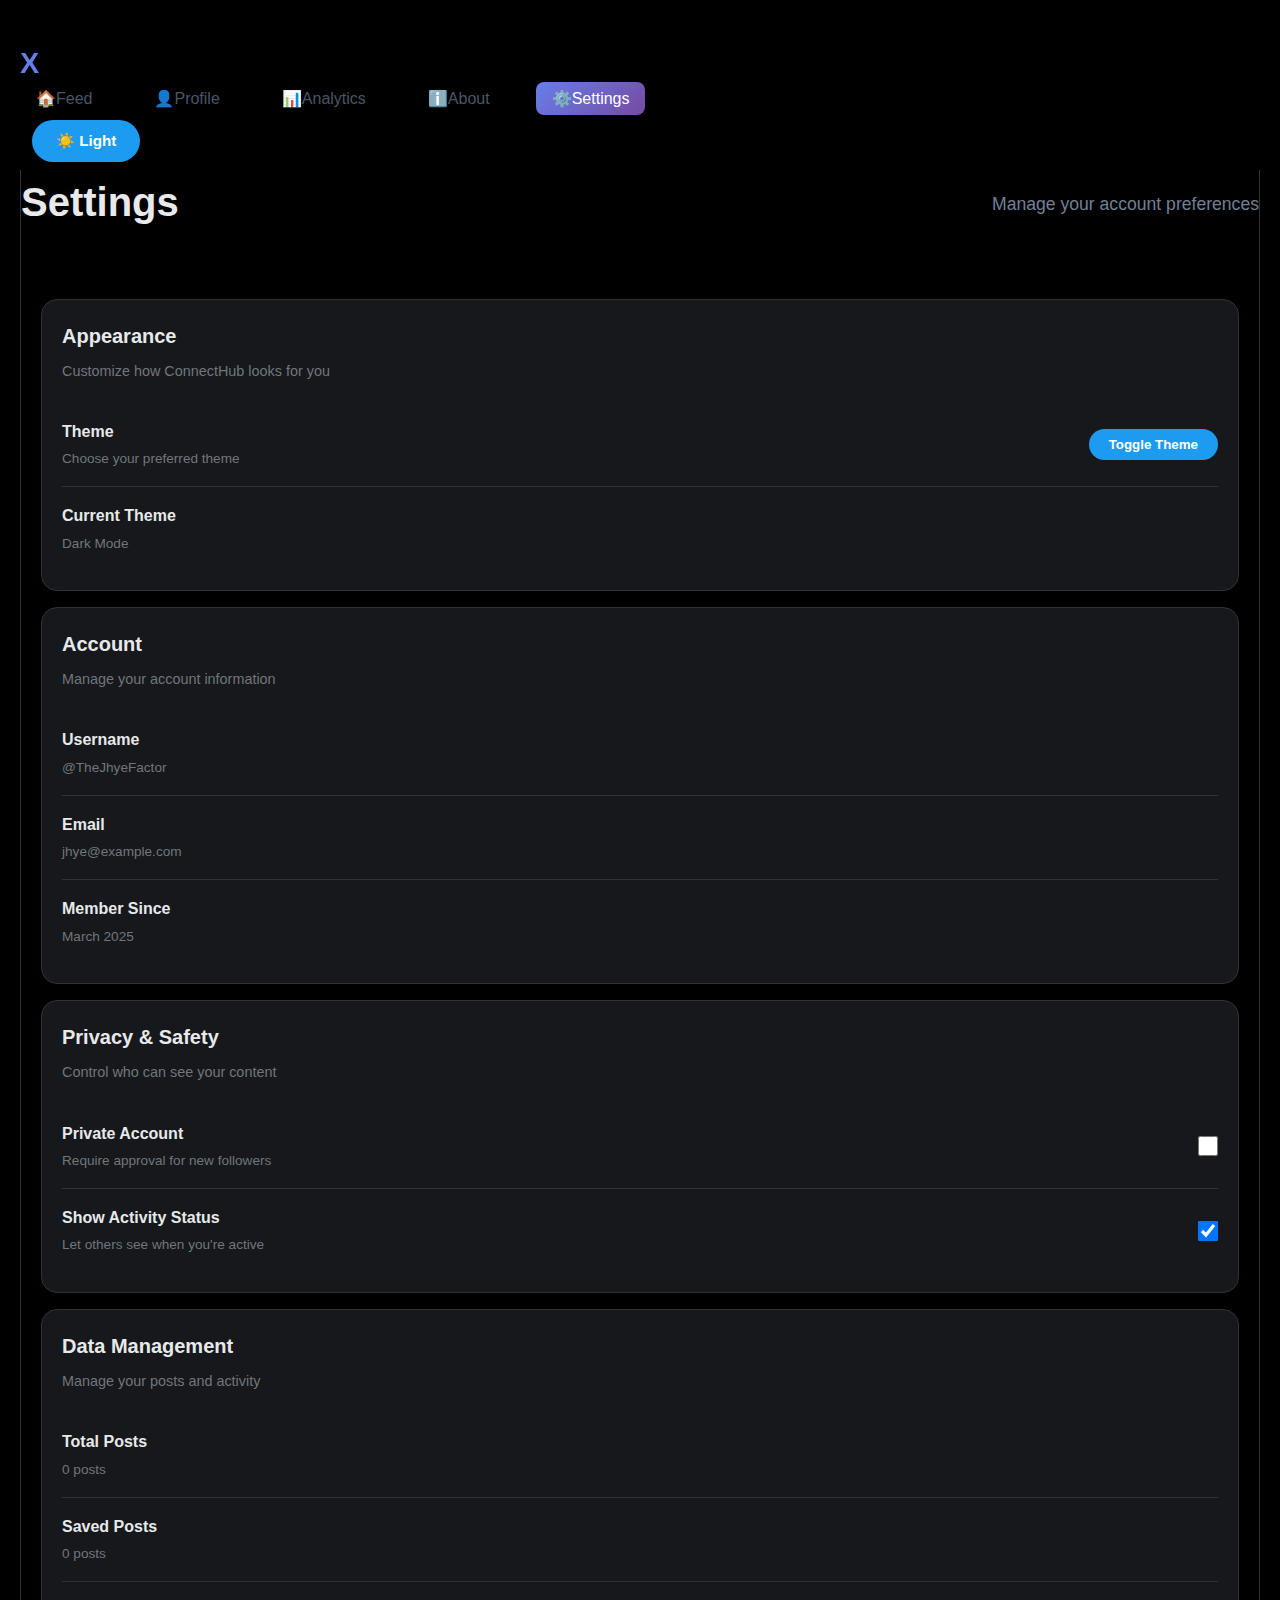
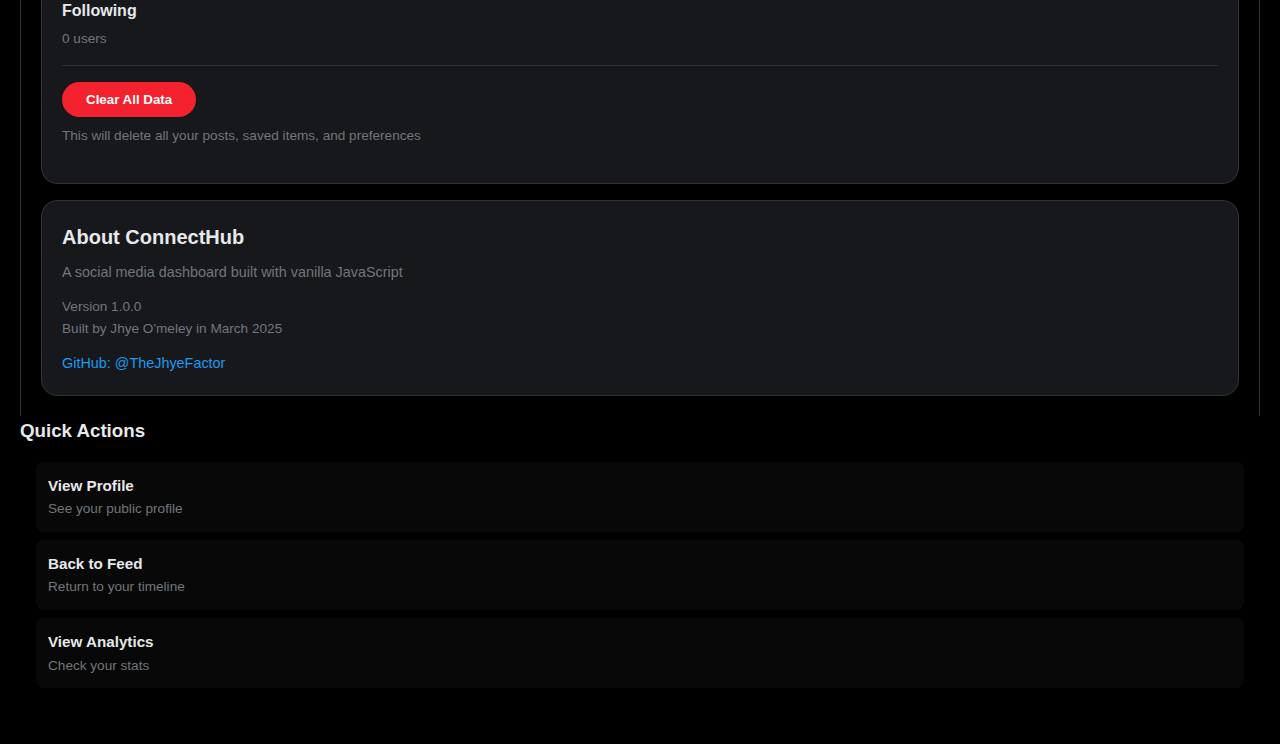
<file: settings.html>
<!DOCTYPE html>
<html lang="en">
<head>
    <meta charset="UTF-8">
    <meta name="viewport" content="width=device-width, initial-scale=1.0">
    <title>Settings / ConnectHub</title>
    <link rel="stylesheet" href="style.css">
    <link rel="stylesheet" href="pages.css">
</head>
<body>
    <div class="container">
        <nav class="sidebar">
            <div class="logo">X</div>
            <ul class="nav-menu">
                <li><a href="feed.html"><span class="nav-icon">🏠</span><span>Feed</span></a></li>
                <li><a href="profile.html"><span class="nav-icon">👤</span><span>Profile</span></a></li>
                <li><a href="index.html"><span class="nav-icon">📊</span><span>Analytics</span></a></li>
                <li><a href="about.html"><span class="nav-icon">ℹ️</span><span>About</span></a></li>
                <li><a href="settings.html" class="active"><span class="nav-icon">⚙️</span><span>Settings</span></a></li>
            </ul>
            <button id="theme-toggle" class="theme-btn">☀️ Light</button>
        </nav>

        <main style="border-left: 1px solid var(--border-color); border-right: 1px solid var(--border-color);">
            <header class="dashboard-header">
                <h1>Settings</h1>
                <p>Manage your account preferences</p>
            </header>

            <div style="padding: 20px;">
                <!-- Theme Settings -->
                <div style="background: var(--bg-secondary); border: 1px solid var(--border-color); border-radius: 16px; padding: 20px; margin-bottom: 16px;">
                    <h2 style="font-size: 1.25em; margin-bottom: 8px;">Appearance</h2>
                    <p style="color: var(--text-secondary); font-size: 0.9em; margin-bottom: 20px;">Customize how ConnectHub looks for you</p>

                    <div style="display: flex; justify-content: space-between; align-items: center; padding: 16px 0; border-bottom: 1px solid var(--border-color);">
                        <div>
                            <h3 style="font-size: 1em; margin-bottom: 4px;">Theme</h3>
                            <p style="color: var(--text-secondary); font-size: 0.85em;">Choose your preferred theme</p>
                        </div>
                        <button onclick="toggleTheme()" style="padding: 8px 20px; background: var(--accent-blue); color: #fff; border: none; border-radius: 20px; font-weight: 700; cursor: pointer;">
                            Toggle Theme
                        </button>
                    </div>

                    <div style="display: flex; justify-content: space-between; align-items: center; padding: 16px 0;">
                        <div>
                            <h3 style="font-size: 1em; margin-bottom: 4px;">Current Theme</h3>
                            <p id="current-theme" style="color: var(--text-secondary); font-size: 0.85em;">Dark Mode</p>
                        </div>
                    </div>
                </div>

                <!-- Account Settings -->
                <div style="background: var(--bg-secondary); border: 1px solid var(--border-color); border-radius: 16px; padding: 20px; margin-bottom: 16px;">
                    <h2 style="font-size: 1.25em; margin-bottom: 8px;">Account</h2>
                    <p style="color: var(--text-secondary); font-size: 0.9em; margin-bottom: 20px;">Manage your account information</p>

                    <div style="padding: 16px 0; border-bottom: 1px solid var(--border-color);">
                        <h3 style="font-size: 1em; margin-bottom: 4px;">Username</h3>
                        <p style="color: var(--text-secondary); font-size: 0.85em;">@TheJhyeFactor</p>
                    </div>

                    <div style="padding: 16px 0; border-bottom: 1px solid var(--border-color);">
                        <h3 style="font-size: 1em; margin-bottom: 4px;">Email</h3>
                        <p style="color: var(--text-secondary); font-size: 0.85em;">jhye@example.com</p>
                    </div>

                    <div style="padding: 16px 0;">
                        <h3 style="font-size: 1em; margin-bottom: 4px;">Member Since</h3>
                        <p style="color: var(--text-secondary); font-size: 0.85em;">March 2025</p>
                    </div>
                </div>

                <!-- Privacy & Safety -->
                <div style="background: var(--bg-secondary); border: 1px solid var(--border-color); border-radius: 16px; padding: 20px; margin-bottom: 16px;">
                    <h2 style="font-size: 1.25em; margin-bottom: 8px;">Privacy & Safety</h2>
                    <p style="color: var(--text-secondary); font-size: 0.9em; margin-bottom: 20px;">Control who can see your content</p>

                    <div style="display: flex; justify-content: space-between; align-items: center; padding: 16px 0; border-bottom: 1px solid var(--border-color);">
                        <div>
                            <h3 style="font-size: 1em; margin-bottom: 4px;">Private Account</h3>
                            <p style="color: var(--text-secondary); font-size: 0.85em;">Require approval for new followers</p>
                        </div>
                        <label style="display: flex; align-items: center; cursor: pointer;">
                            <input type="checkbox" id="private-account" style="width: 20px; height: 20px; cursor: pointer;">
                        </label>
                    </div>

                    <div style="display: flex; justify-content: space-between; align-items: center; padding: 16px 0;">
                        <div>
                            <h3 style="font-size: 1em; margin-bottom: 4px;">Show Activity Status</h3>
                            <p style="color: var(--text-secondary); font-size: 0.85em;">Let others see when you're active</p>
                        </div>
                        <label style="display: flex; align-items: center; cursor: pointer;">
                            <input type="checkbox" id="show-activity" checked style="width: 20px; height: 20px; cursor: pointer;">
                        </label>
                    </div>
                </div>

                <!-- Data Management -->
                <div style="background: var(--bg-secondary); border: 1px solid var(--border-color); border-radius: 16px; padding: 20px; margin-bottom: 16px;">
                    <h2 style="font-size: 1.25em; margin-bottom: 8px;">Data Management</h2>
                    <p style="color: var(--text-secondary); font-size: 0.9em; margin-bottom: 20px;">Manage your posts and activity</p>

                    <div style="padding: 16px 0; border-bottom: 1px solid var(--border-color);">
                        <h3 style="font-size: 1em; margin-bottom: 4px;">Total Posts</h3>
                        <p id="total-posts" style="color: var(--text-secondary); font-size: 0.85em;">Loading...</p>
                    </div>

                    <div style="padding: 16px 0; border-bottom: 1px solid var(--border-color);">
                        <h3 style="font-size: 1em; margin-bottom: 4px;">Saved Posts</h3>
                        <p id="total-saved" style="color: var(--text-secondary); font-size: 0.85em;">Loading...</p>
                    </div>

                    <div style="padding: 16px 0; border-bottom: 1px solid var(--border-color);">
                        <h3 style="font-size: 1em; margin-bottom: 4px;">Following</h3>
                        <p id="total-following" style="color: var(--text-secondary); font-size: 0.85em;">Loading...</p>
                    </div>

                    <div style="padding: 16px 0;">
                        <button onclick="clearAllData()" style="padding: 10px 24px; background: var(--accent-red); color: #fff; border: none; border-radius: 20px; font-weight: 700; cursor: pointer; transition: background 0.2s;" onmouseover="this.style.background='#d91a26'" onmouseout="this.style.background='var(--accent-red)'">
                            Clear All Data
                        </button>
                        <p style="color: var(--text-secondary); font-size: 0.85em; margin-top: 8px;">This will delete all your posts, saved items, and preferences</p>
                    </div>
                </div>

                <!-- About -->
                <div style="background: var(--bg-secondary); border: 1px solid var(--border-color); border-radius: 16px; padding: 20px;">
                    <h2 style="font-size: 1.25em; margin-bottom: 8px;">About ConnectHub</h2>
                    <p style="color: var(--text-secondary); font-size: 0.9em; margin-bottom: 12px;">A social media dashboard built with vanilla JavaScript</p>
                    <p style="color: var(--text-secondary); font-size: 0.85em;">Version 1.0.0</p>
                    <p style="color: var(--text-secondary); font-size: 0.85em;">Built by Jhye O'meley in March 2025</p>
                    <a href="https://github.com/TheJhyeFactor" target="_blank" style="display: inline-block; margin-top: 12px; color: var(--accent-blue); text-decoration: none; font-size: 0.9em;">GitHub: @TheJhyeFactor</a>
                </div>
            </div>
        </main>

        <aside class="right-sidebar">
            <div class="sidebar-card">
                <h3>Quick Actions</h3>
                <div style="padding: 16px;">
                    <a href="profile.html" style="display: block; padding: 12px; background: var(--bg-hover); border-radius: 8px; text-decoration: none; color: inherit; margin-bottom: 8px; transition: background 0.2s;" onmouseover="this.style.background='var(--bg-primary)'" onmouseout="this.style.background='var(--bg-hover)'">
                        <div style="font-weight: 700; font-size: 0.95em;">View Profile</div>
                        <div style="color: var(--text-secondary); font-size: 0.85em;">See your public profile</div>
                    </a>
                    <a href="feed.html" style="display: block; padding: 12px; background: var(--bg-hover); border-radius: 8px; text-decoration: none; color: inherit; margin-bottom: 8px; transition: background 0.2s;" onmouseover="this.style.background='var(--bg-primary)'" onmouseout="this.style.background='var(--bg-hover)'">
                        <div style="font-weight: 700; font-size: 0.95em;">Back to Feed</div>
                        <div style="color: var(--text-secondary); font-size: 0.85em;">Return to your timeline</div>
                    </a>
                    <a href="index.html" style="display: block; padding: 12px; background: var(--bg-hover); border-radius: 8px; text-decoration: none; color: inherit; transition: background 0.2s;" onmouseover="this.style.background='var(--bg-primary)'" onmouseout="this.style.background='var(--bg-hover)'">
                        <div style="font-weight: 700; font-size: 0.95em;">View Analytics</div>
                        <div style="color: var(--text-secondary); font-size: 0.85em;">Check your stats</div>
                    </a>
                </div>
            </div>
        </aside>
    </div>

    <script>
        function initTheme() {
            const savedTheme = localStorage.getItem('theme') || 'dark';
            document.documentElement.setAttribute('data-theme', savedTheme);
            updateThemeButton(savedTheme);
            updateThemeDisplay(savedTheme);
        }

        function toggleTheme() {
            const current = document.documentElement.getAttribute('data-theme');
            const newTheme = current === 'dark' ? 'light' : 'dark';
            document.documentElement.setAttribute('data-theme', newTheme);
            localStorage.setItem('theme', newTheme);
            updateThemeButton(newTheme);
            updateThemeDisplay(newTheme);
        }

        function updateThemeButton(theme) {
            const btn = document.getElementById('theme-toggle');
            btn.textContent = theme === 'dark' ? '☀️ Light' : '🌙 Dark';
        }

        function updateThemeDisplay(theme) {
            const display = document.getElementById('current-theme');
            display.textContent = theme === 'dark' ? 'Dark Mode' : 'Light Mode';
        }

        function loadStats() {
            const posts = JSON.parse(localStorage.getItem('posts') || '[]');
            const saved = JSON.parse(localStorage.getItem('savedPosts') || '[]');
            const following = JSON.parse(localStorage.getItem('following') || '[]');

            const myPosts = posts.filter(p => p.userId === 'jhye');

            document.getElementById('total-posts').textContent = `${myPosts.length} posts`;
            document.getElementById('total-saved').textContent = `${saved.length} posts`;
            document.getElementById('total-following').textContent = `${following.length} users`;
        }

        function clearAllData() {
            if (confirm('Are you sure you want to clear all data? This cannot be undone.')) {
                if (confirm('This will delete all your posts, saved items, and preferences. Continue?')) {
                    localStorage.removeItem('posts');
                    localStorage.removeItem('savedPosts');
                    localStorage.removeItem('following');
                    alert('All data has been cleared!');
                    loadStats();
                    window.location.href = 'feed.html';
                }
            }
        }

        document.getElementById('theme-toggle').addEventListener('click', toggleTheme);
        initTheme();
        loadStats();
    </script>
</body>
</html>
</file>
<file: style.css>
* {
    margin: 0;
    padding: 0;
    box-sizing: border-box;
}

body {
    font-family: -apple-system, BlinkMacSystemFont, 'Segoe UI', Roboto, sans-serif;
    background: #f5f7fa;
    color: #2d3748;
    line-height: 1.6;
}

.navbar {
    background: white;
    box-shadow: 0 2px 4px rgba(0,0,0,0.08);
    position: sticky;
    top: 0;
    z-index: 100;
}

.nav-container {
    max-width: 1400px;
    margin: 0 auto;
    padding: 0 20px;
    display: flex;
    justify-content: space-between;
    align-items: center;
    height: 70px;
}

.logo {
    font-size: 1.8em;
    font-weight: 700;
    background: linear-gradient(135deg, #667eea 0%, #764ba2 100%);
    -webkit-background-clip: text;
    -webkit-text-fill-color: transparent;
    background-clip: text;
}

.nav-menu {
    display: flex;
    list-style: none;
    gap: 30px;
}

.nav-menu a {
    text-decoration: none;
    color: #4a5568;
    font-weight: 500;
    padding: 8px 16px;
    border-radius: 8px;
    transition: all 0.3s;
}

.nav-menu a:hover,
.nav-menu a.active {
    background: linear-gradient(135deg, #667eea 0%, #764ba2 100%);
    color: white;
}

.container {
    max-width: 1400px;
    margin: 0 auto;
    padding: 40px 20px;
}

.dashboard-header {
    display: flex;
    justify-content: space-between;
    align-items: center;
    margin-bottom: 40px;
}

.dashboard-header h1 {
    font-size: 2.5em;
    margin-bottom: 5px;
}

.dashboard-header p {
    color: #718096;
    font-size: 1.1em;
}

.date-filter select {
    padding: 12px 20px;
    border: 2px solid #e2e8f0;
    border-radius: 8px;
    font-size: 1em;
    background: white;
    cursor: pointer;
    transition: all 0.3s;
}

.date-filter select:hover {
    border-color: #667eea;
}

.stats-grid {
    display: grid;
    grid-template-columns: repeat(auto-fit, minmax(250px, 1fr));
    gap: 20px;
    margin-bottom: 40px;
}

.stat-card {
    background: white;
    padding: 30px;
    border-radius: 12px;
    box-shadow: 0 2px 8px rgba(0,0,0,0.08);
    display: flex;
    align-items: center;
    gap: 20px;
    transition: all 0.3s;
}

.stat-card:hover {
    transform: translateY(-5px);
    box-shadow: 0 8px 20px rgba(0,0,0,0.12);
}

.stat-icon {
    font-size: 2.5em;
    width: 70px;
    height: 70px;
    display: flex;
    align-items: center;
    justify-content: center;
    background: linear-gradient(135deg, #667eea 0%, #764ba2 100%);
    border-radius: 12px;
}

.stat-content h3 {
    font-size: 2em;
    margin-bottom: 5px;
}

.stat-content p {
    color: #718096;
    margin-bottom: 8px;
}

.stat-change {
    font-size: 0.9em;
    font-weight: 600;
    padding: 4px 8px;
    border-radius: 4px;
}

.stat-change.positive {
    color: #38a169;
    background: #f0fff4;
}

.stat-change.negative {
    color: #e53e3e;
    background: #fff5f5;
}

.charts-container {
    display: grid;
    grid-template-columns: repeat(auto-fit, minmax(500px, 1fr));
    gap: 20px;
    margin-bottom: 40px;
}

.chart-box {
    background: white;
    padding: 30px;
    border-radius: 12px;
    box-shadow: 0 2px 8px rgba(0,0,0,0.08);
}

.chart-box h2 {
    margin-bottom: 20px;
    font-size: 1.5em;
}

canvas {
    max-height: 300px;
}

.top-posts {
    background: white;
    padding: 30px;
    border-radius: 12px;
    box-shadow: 0 2px 8px rgba(0,0,0,0.08);
}

.top-posts h2 {
    margin-bottom: 20px;
    font-size: 1.5em;
}

.posts-list {
    display: flex;
    flex-direction: column;
    gap: 15px;
}

.post-item {
    display: flex;
    align-items: center;
    gap: 20px;
    padding: 20px;
    background: #f7fafc;
    border-radius: 8px;
    transition: all 0.3s;
}

.post-item:hover {
    background: #edf2f7;
    transform: translateX(5px);
}

.post-item img {
    width: 60px;
    height: 60px;
    border-radius: 8px;
    object-fit: cover;
}

.post-details {
    flex: 1;
}

.post-details h4 {
    margin-bottom: 5px;
    font-size: 1.1em;
}

.post-details p {
    color: #718096;
    font-size: 0.9em;
}

.post-stats {
    display: flex;
    gap: 20px;
    font-size: 0.95em;
    color: #4a5568;
}

@media (max-width: 768px) {
    .nav-menu {
        gap: 15px;
        font-size: 0.9em;
    }

    .dashboard-header {
        flex-direction: column;
        align-items: flex-start;
        gap: 20px;
    }

    .charts-container {
        grid-template-columns: 1fr;
    }

    .stat-card {
        flex-direction: column;
        text-align: center;
    }
}
</file>
<file: pages.css>
:root {
    --bg-primary: #000;
    --bg-secondary: #16181c;
    --bg-hover: #080808;
    --border-color: #2f3336;
    --text-primary: #e7e9ea;
    --text-secondary: #71767b;
    --accent-blue: #1d9bf0;
    --accent-red: #f4212e;
    --accent-green: #00ba7c;
}

[data-theme="light"] {
    --bg-primary: #fff;
    --bg-secondary: #f7f9f9;
    --bg-hover: #f7f9f9;
    --border-color: #eff3f4;
    --text-primary: #0f1419;
    --text-secondary: #536471;
    --accent-blue: #1d9bf0;
    --accent-red: #f4212e;
    --accent-green: #00ba7c;
}

body {
    background: var(--bg-primary);
    color: var(--text-primary);
}

.feed-main {
    border-left: 1px solid var(--border-color);
    border-right: 1px solid var(--border-color);
}

.theme-btn {
    padding: 12px 24px;
    background: var(--accent-blue);
    color: #fff;
    border: none;
    border-radius: 30px;
    font-weight: 700;
    font-size: 0.95em;
    cursor: pointer;
    transition: background 0.2s;
    margin: 8px 12px;
}

.theme-btn:hover {
    background: #1a8cd8;
}

.create-post {
    padding: 16px;
    border-bottom: 1px solid var(--border-color);
    display: flex;
    gap: 12px;
}

.create-post-avatar {
    width: 48px;
    height: 48px;
    border-radius: 50%;
    object-fit: cover;
    flex-shrink: 0;
}

.create-post-input {
    flex: 1;
    display: flex;
    flex-direction: column;
    gap: 12px;
}

.create-post-input textarea {
    width: 100%;
    min-height: 60px;
    padding: 12px 0;
    background: transparent;
    border: none;
    color: var(--text-primary);
    font-family: inherit;
    font-size: 1.25em;
    resize: none;
    outline: none;
}

.create-post-input textarea::placeholder {
    color: var(--text-secondary);
}

.image-preview {
    position: relative;
}

.image-preview img {
    width: 100%;
    max-height: 400px;
    object-fit: cover;
    border-radius: 16px;
    border: 1px solid var(--border-color);
}

.remove-image-btn {
    position: absolute;
    top: 8px;
    right: 8px;
    width: 32px;
    height: 32px;
    border-radius: 50%;
    background: rgba(0, 0, 0, 0.75);
    color: #fff;
    border: none;
    font-size: 1.2em;
    cursor: pointer;
    display: flex;
    align-items: center;
    justify-content: center;
    transition: background 0.2s;
}

.remove-image-btn:hover {
    background: rgba(0, 0, 0, 0.9);
}

.create-post-actions {
    display: flex;
    justify-content: space-between;
    align-items: center;
    padding-top: 12px;
    border-top: 1px solid var(--border-color);
}

.icon-btn {
    width: 36px;
    height: 36px;
    border-radius: 50%;
    background: transparent;
    color: var(--accent-blue);
    border: none;
    font-size: 1.25em;
    cursor: pointer;
    transition: background 0.2s;
}

.icon-btn:hover {
    background: rgba(29, 155, 240, 0.1);
}

.post-btn {
    padding: 8px 24px;
    background: var(--accent-blue);
    color: #fff;
    border: none;
    border-radius: 30px;
    font-weight: 700;
    font-size: 0.95em;
    cursor: pointer;
    transition: background 0.2s;
}

.post-btn:hover {
    background: #1a8cd8;
}

.post-btn:disabled {
    opacity: 0.5;
    cursor: not-allowed;
}

.empty-feed {
    padding: 60px 20px;
    text-align: center;
    color: var(--text-secondary);
    font-size: 1.1em;
}

.post {
    padding: 16px;
    border-bottom: 1px solid var(--border-color);
    transition: background 0.2s;
}

.post:hover {
    background: var(--bg-hover);
}

.post-header {
    display: flex;
    align-items: flex-start;
    gap: 12px;
    position: relative;
}

.post-header img {
    width: 48px;
    height: 48px;
    border-radius: 50%;
    object-fit: cover;
    flex-shrink: 0;
}

.post-header-info {
    flex: 1;
}

.post-header-info h4 {
    font-size: 0.95em;
    font-weight: 700;
}

.post-header-info p {
    color: var(--text-secondary);
    font-size: 0.9em;
}

.delete-post-btn {
    width: 32px;
    height: 32px;
    border-radius: 50%;
    background: transparent;
    color: var(--text-secondary);
    border: none;
    font-size: 1em;
    cursor: pointer;
    transition: all 0.2s;
}

.delete-post-btn:hover {
    background: rgba(244, 33, 46, 0.1);
    color: var(--accent-red);
}

.post-text {
    margin: 12px 0;
    font-size: 0.95em;
    line-height: 1.5;
    white-space: pre-wrap;
}

.post-image {
    width: 100%;
    max-height: 500px;
    object-fit: cover;
    border-radius: 16px;
    border: 1px solid var(--border-color);
    margin-top: 12px;
}

.post-actions {
    display: flex;
    gap: 8px;
    margin-top: 12px;
    padding-top: 4px;
}

.action-btn {
    display: flex;
    align-items: center;
    gap: 8px;
    padding: 6px 12px;
    background: transparent;
    color: var(--text-secondary);
    border: none;
    border-radius: 30px;
    font-size: 0.85em;
    cursor: pointer;
    transition: all 0.2s;
}

.action-btn:hover {
    background: rgba(29, 155, 240, 0.1);
    color: var(--accent-blue);
}

.action-btn.liked {
    color: var(--accent-red);
}

.action-btn.liked:hover {
    background: rgba(244, 33, 46, 0.1);
}

.action-btn.saved {
    color: var(--accent-green);
}

.action-btn.saved:hover {
    background: rgba(0, 186, 124, 0.1);
}

.comments-section {
    margin-top: 16px;
    padding-top: 16px;
    border-top: 1px solid var(--border-color);
}

.add-comment {
    display: flex;
    gap: 12px;
    margin-bottom: 16px;
}

.comment-avatar {
    width: 32px;
    height: 32px;
    border-radius: 50%;
    object-fit: cover;
    flex-shrink: 0;
}

.add-comment input {
    flex: 1;
    padding: 12px 16px;
    background: transparent;
    border: 1px solid var(--border-color);
    border-radius: 30px;
    color: var(--text-primary);
    font-family: inherit;
    font-size: 0.9em;
    outline: none;
}

.add-comment input:focus {
    border-color: var(--accent-blue);
}

.add-comment input::placeholder {
    color: var(--text-secondary);
}

.comment-btn {
    padding: 8px 20px;
    background: var(--accent-blue);
    color: #fff;
    border: none;
    border-radius: 30px;
    font-weight: 700;
    font-size: 0.85em;
    cursor: pointer;
    transition: background 0.2s;
}

.comment-btn:hover {
    background: #1a8cd8;
}

.comments-list {
    display: flex;
    flex-direction: column;
    gap: 12px;
}

.comment {
    display: flex;
    gap: 12px;
    padding: 12px;
    border-radius: 12px;
    background: var(--bg-secondary);
    position: relative;
}

.comment-content {
    flex: 1;
}

.comment-header {
    display: flex;
    align-items: center;
    gap: 8px;
    margin-bottom: 4px;
}

.comment-header h5 {
    font-size: 0.9em;
    font-weight: 700;
}

.comment-header span {
    color: var(--text-secondary);
    font-size: 0.8em;
}

.comment-content p {
    font-size: 0.9em;
    line-height: 1.5;
}

.delete-comment-btn {
    width: 28px;
    height: 28px;
    border-radius: 50%;
    background: transparent;
    color: var(--text-secondary);
    border: none;
    font-size: 1.2em;
    cursor: pointer;
    transition: all 0.2s;
    flex-shrink: 0;
}

.delete-comment-btn:hover {
    background: rgba(244, 33, 46, 0.1);
    color: var(--accent-red);
}

.saved-info {
    padding: 16px;
    font-size: 0.9em;
    color: var(--text-secondary);
}

@media (max-width: 688px) {
    .post {
        padding: 12px;
    }

    .create-post {
        padding: 12px;
    }

    .create-post-input textarea {
        font-size: 1em;
    }

    .post-header img,
    .create-post-avatar {
        width: 40px;
        height: 40px;
    }

    .comment-avatar {
        width: 28px;
        height: 28px;
    }
}
</file>
